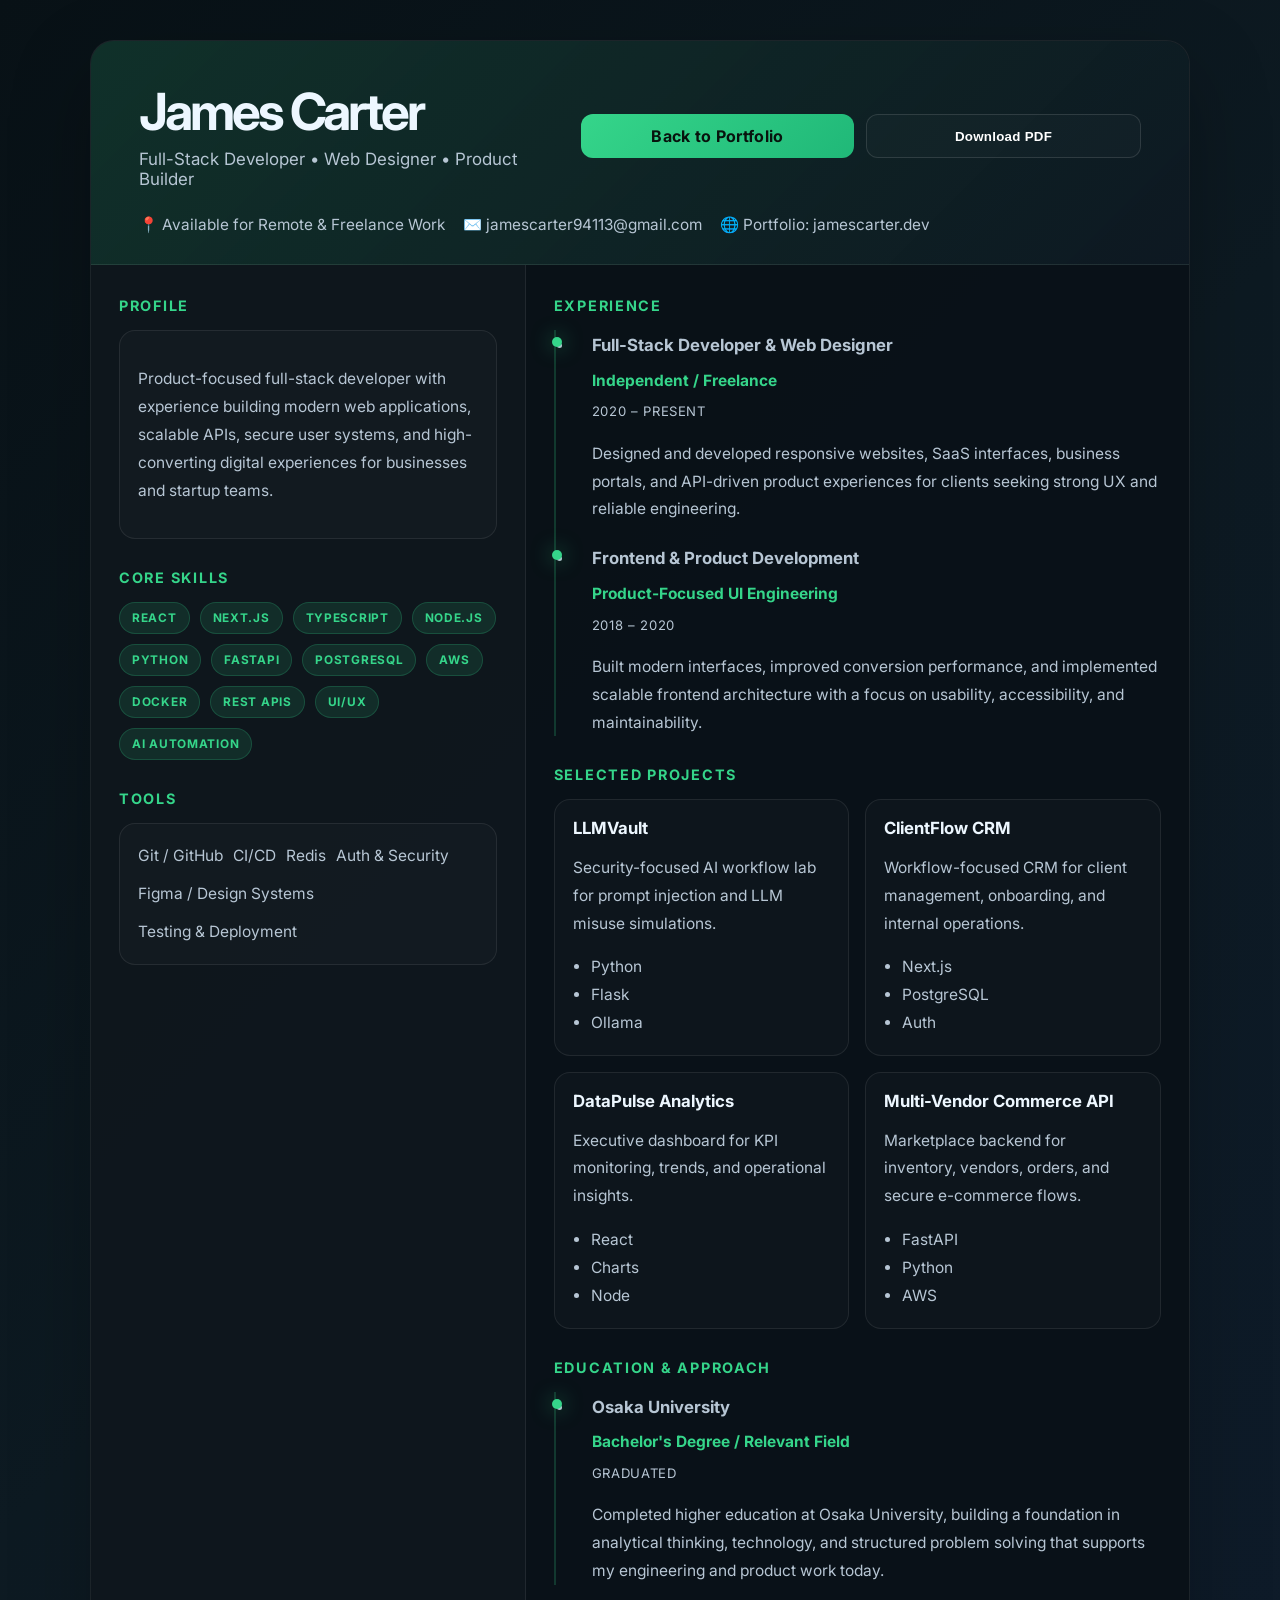
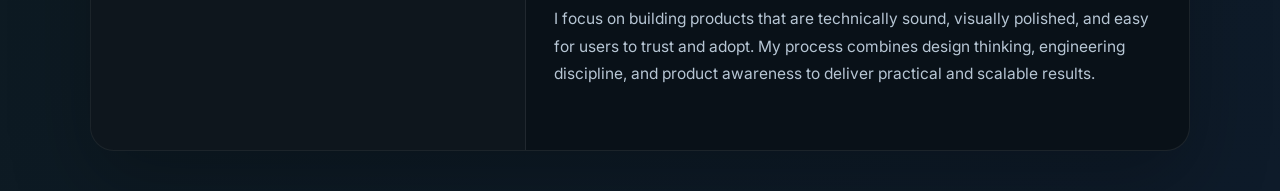
<file: resume.html>
<!DOCTYPE html>
<html lang="en">
<head>
    <meta charset="UTF-8" />
    <meta name="viewport" content="width=device-width, initial-scale=1.0" />
    <title>James Carter | Resume</title>
    <link rel="preconnect" href="https://fonts.googleapis.com">
    <link rel="preconnect" href="https://fonts.gstatic.com" crossorigin>
    <link href="https://fonts.googleapis.com/css2?family=Inter:wght@400;500;600;700;800&display=swap" rel="stylesheet">
    <style>
        :root {
            --bg: #091318;
            --panel: #101d28;
            --panel-soft: #152835;
            --line: rgba(255,255,255,0.08);
            --text: #edf7ff;
            --muted: #b7c6d4;
            --green: #35d58a;
            --green-soft: rgba(53, 213, 138, 0.12);
            --white: #ffffff;
        }

        * { box-sizing: border-box; }

        body {
            margin: 0;
            font-family: 'Inter', sans-serif;
            background: linear-gradient(135deg, #081116, #0d1a22 50%, #0e1b2a);
            color: var(--text);
        }

        .page {
            max-width: 1100px;
            margin: 40px auto;
            background: rgba(10, 18, 24, 0.94);
            border: 1px solid var(--line);
            border-radius: 24px;
            box-shadow: 0 30px 80px rgba(0,0,0,0.25);
            overflow: hidden;
        }

        .header {
            background: linear-gradient(135deg, rgba(53, 213, 138, 0.16), rgba(16, 29, 40, 0.6));
            border-bottom: 1px solid var(--line);
            padding: 42px 48px 30px;
        }

        .header-top {
            display: flex;
            justify-content: space-between;
            align-items: center;
            gap: 20px;
            flex-wrap: nowrap;
        }

        h1 {
            margin: 0;
            font-size: clamp(2.3rem, 4vw, 3.3rem);
            letter-spacing: -0.06em;
            line-height: 1.1;
            flex: 1 1 auto;
        }

        .subtitle {
            margin-top: 10px;
            color: var(--muted);
            font-size: 1.06rem;
        }

        .header-actions {
            display: flex;
            gap: 12px;
            width: min(100%, 560px);
            margin-left: auto;
            flex-shrink: 0;
        }

        .btn {
            display: inline-flex;
            align-items: center;
            justify-content: center;
            gap: 8px;
            flex: 1 1 0;
            min-width: 0;
            padding: 12px 18px;
            border-radius: 12px;
            text-decoration: none;
            font-weight: 700;
            letter-spacing: 0.02em;
            transition: 0.2s ease;
            white-space: nowrap;
        }

        .btn-primary {
            background: linear-gradient(135deg, #35d58a 0%, #20b878 100%);
            color: #08130d;
        }

        .btn-secondary {
            border: 1px solid rgba(255,255,255,0.12);
            color: var(--white);
            background: rgba(255,255,255,0.02);
        }

        .btn:hover { transform: translateY(-2px); }

        .meta {
            display: flex;
            flex-wrap: wrap;
            gap: 18px;
            margin-top: 26px;
            color: var(--muted);
            font-size: 0.96rem;
        }

        .meta span {
            display: inline-flex;
            align-items: center;
            gap: 8px;
        }

        .content {
            display: grid;
            grid-template-columns: 0.95fr 1.45fr;
            gap: 0;
        }

        .sidebar {
            background: rgba(255,255,255,0.02);
            border-right: 1px solid var(--line);
            padding: 32px 28px;
        }

        .main {
            padding: 32px 28px;
        }

        .section {
            margin-bottom: 30px;
        }

        .section h2 {
            margin: 0 0 16px;
            font-size: 0.9rem;
            letter-spacing: 0.12em;
            text-transform: uppercase;
            color: var(--green);
        }

        .profile-box,
        .card {
            background: rgba(255,255,255,0.02);
            border: 1px solid var(--line);
            border-radius: 16px;
            padding: 18px 18px;
        }

        .profile-box p,
        .card p,
        .card li,
        .main p,
        .main li {
            color: var(--muted);
            line-height: 1.8;
            font-size: 0.97rem;
        }

        .skills-list,
        .list {
            list-style: none;
            padding: 0;
            margin: 0;
            display: flex;
            flex-wrap: wrap;
            gap: 10px;
        }

        .skills-list li {
            background: var(--green-soft);
            color: var(--green);
            border: 1px solid rgba(53, 213, 138, 0.2);
            border-radius: 999px;
            padding: 8px 12px;
            font-size: 0.74rem;
            letter-spacing: 0.06em;
            text-transform: uppercase;
            font-weight: 700;
        }

        .timeline {
            margin: 0;
            padding-left: 18px;
            border-left: 2px solid rgba(53, 213, 138, 0.2);
        }

        .timeline li {
            margin-bottom: 20px;
            padding-left: 18px;
            position: relative;
        }

        .timeline li::before {
            content: "";
            position: absolute;
            left: -22px;
            top: 7px;
            width: 10px;
            height: 10px;
            border-radius: 50%;
            background: var(--green);
            box-shadow: 0 0 20px rgba(53, 213, 138, 0.6);
        }

        .timeline h3 {
            margin: 0 0 6px;
            font-size: 1.05rem;
        }

        .timeline .role {
            display: block;
            margin-bottom: 6px;
            color: var(--green);
            font-weight: 700;
        }

        .timeline .date {
            display: block;
            font-size: 0.82rem;
            letter-spacing: 0.05em;
            text-transform: uppercase;
            color: var(--muted);
            margin-bottom: 8px;
        }

        .project-grid {
            display: grid;
            grid-template-columns: 1fr 1fr;
            gap: 16px;
        }

        .project-card {
            background: rgba(255,255,255,0.02);
            border: 1px solid var(--line);
            border-radius: 16px;
            padding: 18px;
        }

        .project-card h3 {
            margin: 0 0 8px;
            font-size: 1.05rem;
        }

        .project-card ul {
            margin: 10px 0 0;
            padding-left: 18px;
            color: var(--muted);
        }

        @media (max-width: 860px) {
            .content {
                grid-template-columns: 1fr;
            }

            .sidebar {
                border-right: none;
                border-bottom: 1px solid var(--line);
            }

            .project-grid {
                grid-template-columns: 1fr;
            }

            .page {
                margin: 20px 12px;
            }
        }

        @page {
            size: letter;
            margin: 0.45in;
        }

        @media print {
            :root {
                --line: #d7dee5;
                --text: #17212b;
                --muted: #465563;
                --green: #13824f;
                --green-soft: #e8f5ee;
            }

            body {
                background: #fff;
                color: var(--text);
                print-color-adjust: exact;
                -webkit-print-color-adjust: exact;
            }

            .page {
                max-width: none;
                margin: 0;
                overflow: visible;
                background: #fff;
                border: 0;
                border-radius: 0;
                box-shadow: none;
            }

            .header {
                background: #f1f7f3;
            }

            .header-actions {
                display: none;
            }

            .content {
                grid-template-columns: 0.95fr 1.45fr !important;
            }

            .sidebar,
            .profile-box,
            .card,
            .project-card {
                background: #fff;
            }

            .section,
            .profile-box,
            .card,
            .project-card,
            .timeline li {
                break-inside: avoid;
                page-break-inside: avoid;
            }
        }
    </style>
</head>
<body>
    <div class="page">
        <header class="header">
            <div class="header-top">
                <div>
                    <h1>James Carter</h1>
                    <div class="subtitle">Full-Stack Developer • Web Designer • Product Builder</div>
                </div>

                <div class="header-actions">
                    <a class="btn btn-primary" href="index.html">Back to Portfolio</a>
                    <button class="btn btn-secondary" id="download-pdf" type="button">Download PDF</button>
                </div>
            </div>

            <div class="meta">
                <span>📍 Available for Remote & Freelance Work</span>
                <span>✉️ jamescarter94113@gmail.com</span>
                <span>🌐 Portfolio: jamescarter.dev</span>
            </div>
        </header>

        <div class="content">
            <aside class="sidebar">
                <section class="section">
                    <h2>Profile</h2>
                    <div class="profile-box">
                        <p>Product-focused full-stack developer with experience building modern web applications, scalable APIs, secure user systems, and high-converting digital experiences for businesses and startup teams.</p>
                    </div>
                </section>

                <section class="section">
                    <h2>Core Skills</h2>
                    <ul class="skills-list">
                        <li>React</li>
                        <li>Next.js</li>
                        <li>TypeScript</li>
                        <li>Node.js</li>
                        <li>Python</li>
                        <li>FastAPI</li>
                        <li>PostgreSQL</li>
                        <li>AWS</li>
                        <li>Docker</li>
                        <li>REST APIs</li>
                        <li>UI/UX</li>
                        <li>AI Automation</li>
                    </ul>
                </section>

                <section class="section">
                    <h2>Tools</h2>
                    <div class="card">
                        <ul class="list">
                            <li>Git / GitHub</li>
                            <li>CI/CD</li>
                            <li>Redis</li>
                            <li>Auth & Security</li>
                            <li>Figma / Design Systems</li>
                            <li>Testing & Deployment</li>
                        </ul>
                    </div>
                </section>
            </aside>

            <main class="main">
                <section class="section">
                    <h2>Experience</h2>
                    <ul class="timeline">
                        <li>
                            <h3>Full-Stack Developer & Web Designer</h3>
                            <span class="role">Independent / Freelance</span>
                            <span class="date">2020 – Present</span>
                            <p>Designed and developed responsive websites, SaaS interfaces, business portals, and API-driven product experiences for clients seeking strong UX and reliable engineering.</p>
                        </li>
                        <li>
                            <h3>Frontend & Product Development</h3>
                            <span class="role">Product-Focused UI Engineering</span>
                            <span class="date">2018 – 2020</span>
                            <p>Built modern interfaces, improved conversion performance, and implemented scalable frontend architecture with a focus on usability, accessibility, and maintainability.</p>
                        </li>
                    </ul>
                </section>

                <section class="section">
                    <h2>Selected Projects</h2>
                    <div class="project-grid">
                        <div class="project-card">
                            <h3>LLMVault</h3>
                            <p>Security-focused AI workflow lab for prompt injection and LLM misuse simulations.</p>
                            <ul>
                                <li>Python</li>
                                <li>Flask</li>
                                <li>Ollama</li>
                            </ul>
                        </div>

                        <div class="project-card">
                            <h3>ClientFlow CRM</h3>
                            <p>Workflow-focused CRM for client management, onboarding, and internal operations.</p>
                            <ul>
                                <li>Next.js</li>
                                <li>PostgreSQL</li>
                                <li>Auth</li>
                            </ul>
                        </div>

                        <div class="project-card">
                            <h3>DataPulse Analytics</h3>
                            <p>Executive dashboard for KPI monitoring, trends, and operational insights.</p>
                            <ul>
                                <li>React</li>
                                <li>Charts</li>
                                <li>Node</li>
                            </ul>
                        </div>

                        <div class="project-card">
                            <h3>Multi-Vendor Commerce API</h3>
                            <p>Marketplace backend for inventory, vendors, orders, and secure e-commerce flows.</p>
                            <ul>
                                <li>FastAPI</li>
                                <li>Python</li>
                                <li>AWS</li>
                            </ul>
                        </div>
                    </div>
                </section>

                <section class="section">
                    <h2>Education & Approach</h2>
                    <ul class="timeline">
                        <li>
                            <h3>Osaka University</h3>
                            <span class="role">Bachelor's Degree / Relevant Field</span>
                            <span class="date">Graduated</span>
                            <p>Completed higher education at Osaka University, building a foundation in analytical thinking, technology, and structured problem solving that supports my engineering and product work today.</p>
                        </li>
                    </ul>
                    <p style="margin-top: 18px;">I focus on building products that are technically sound, visually polished, and easy for users to trust and adopt. My process combines design thinking, engineering discipline, and product awareness to deliver practical and scalable results.</p>
                </section>
            </main>
        </div>
    </div>
    <script>
        document.getElementById('download-pdf').addEventListener('click', function () {
            window.print();
        });
    </script>
</body>
</html>
</file>
